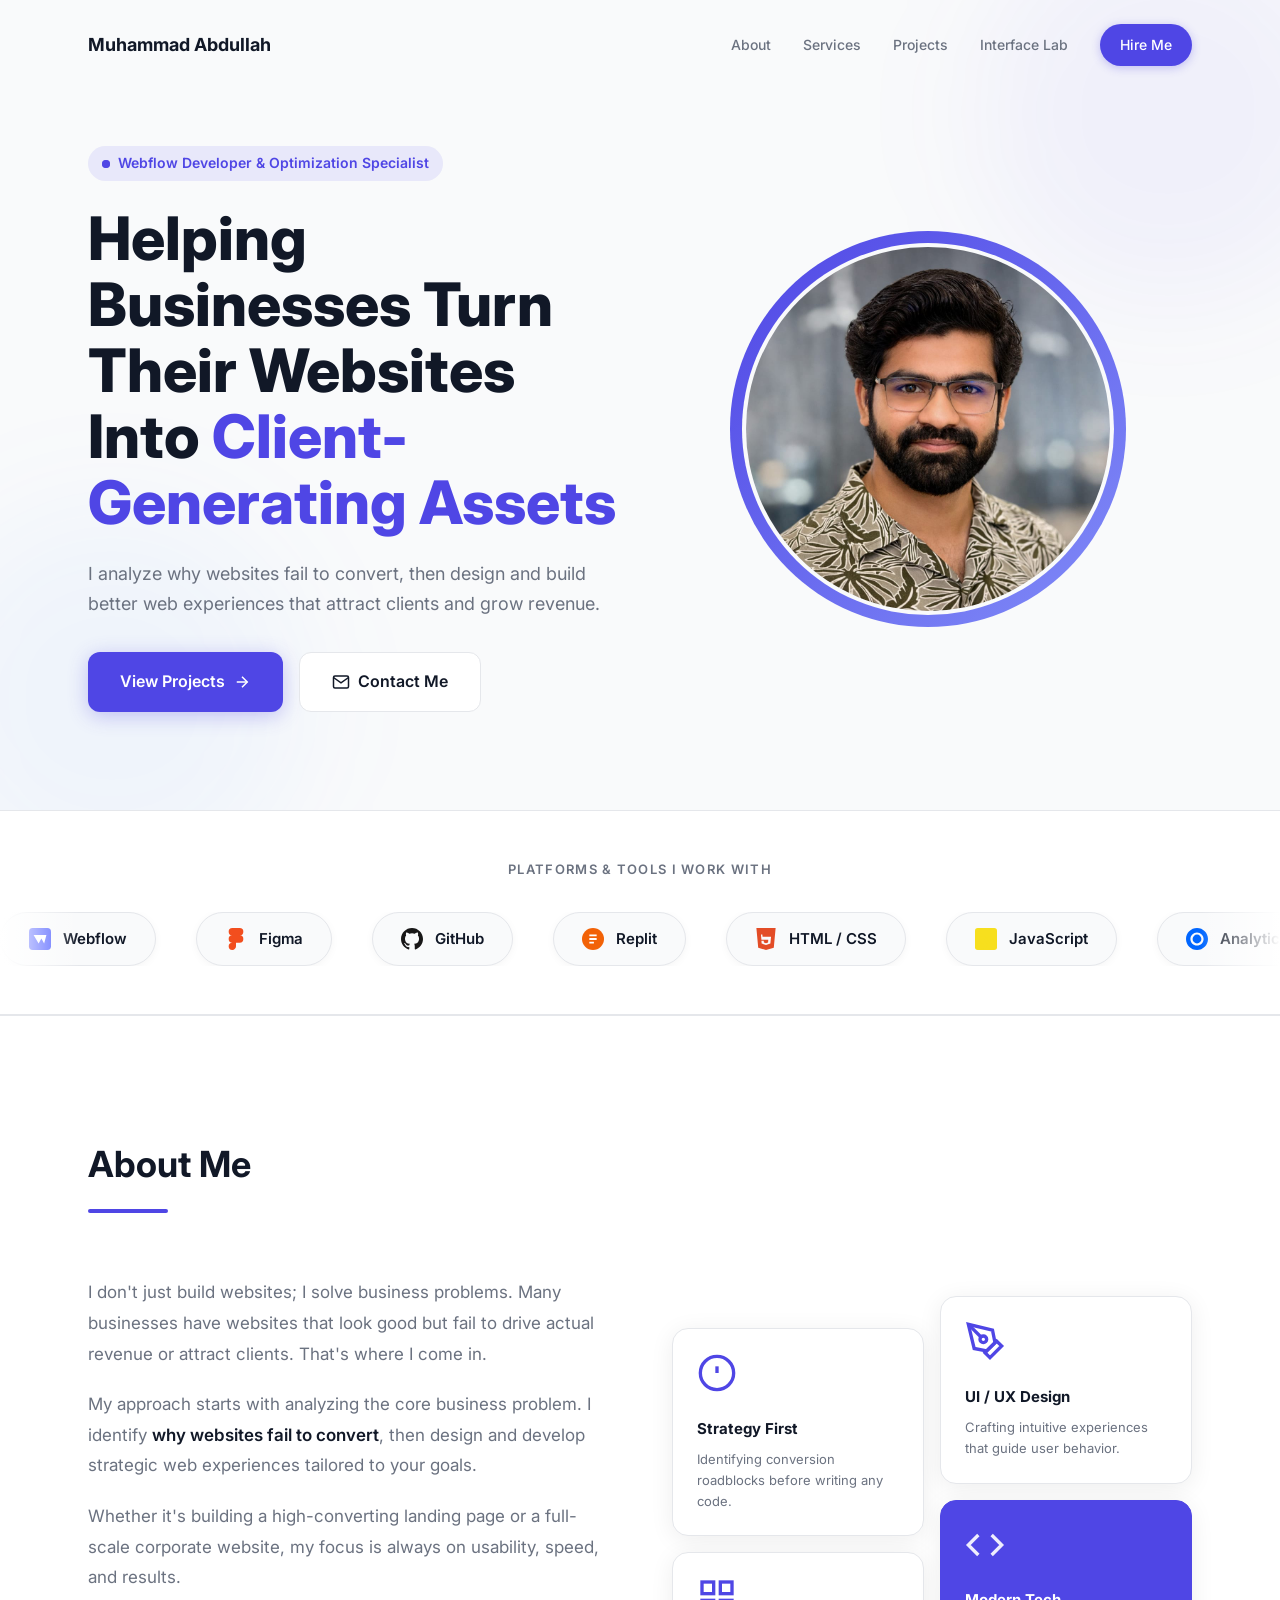
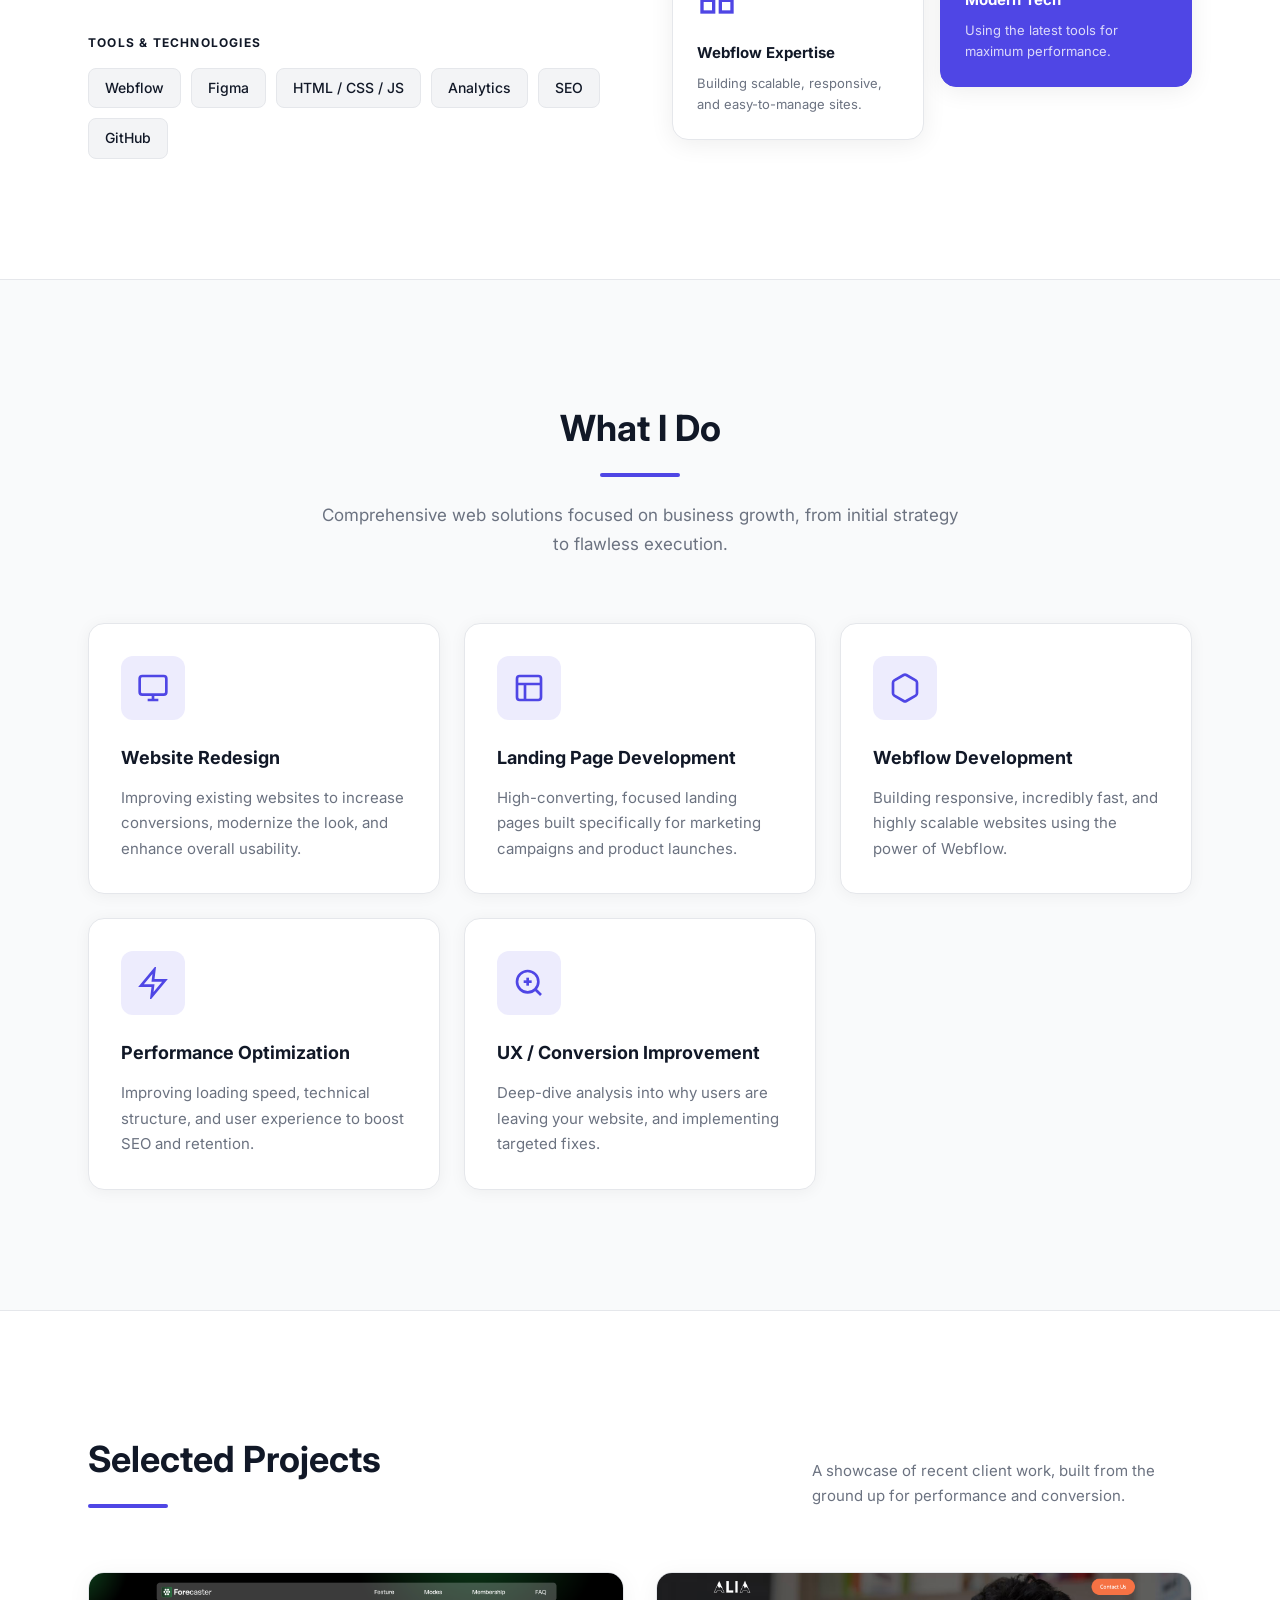
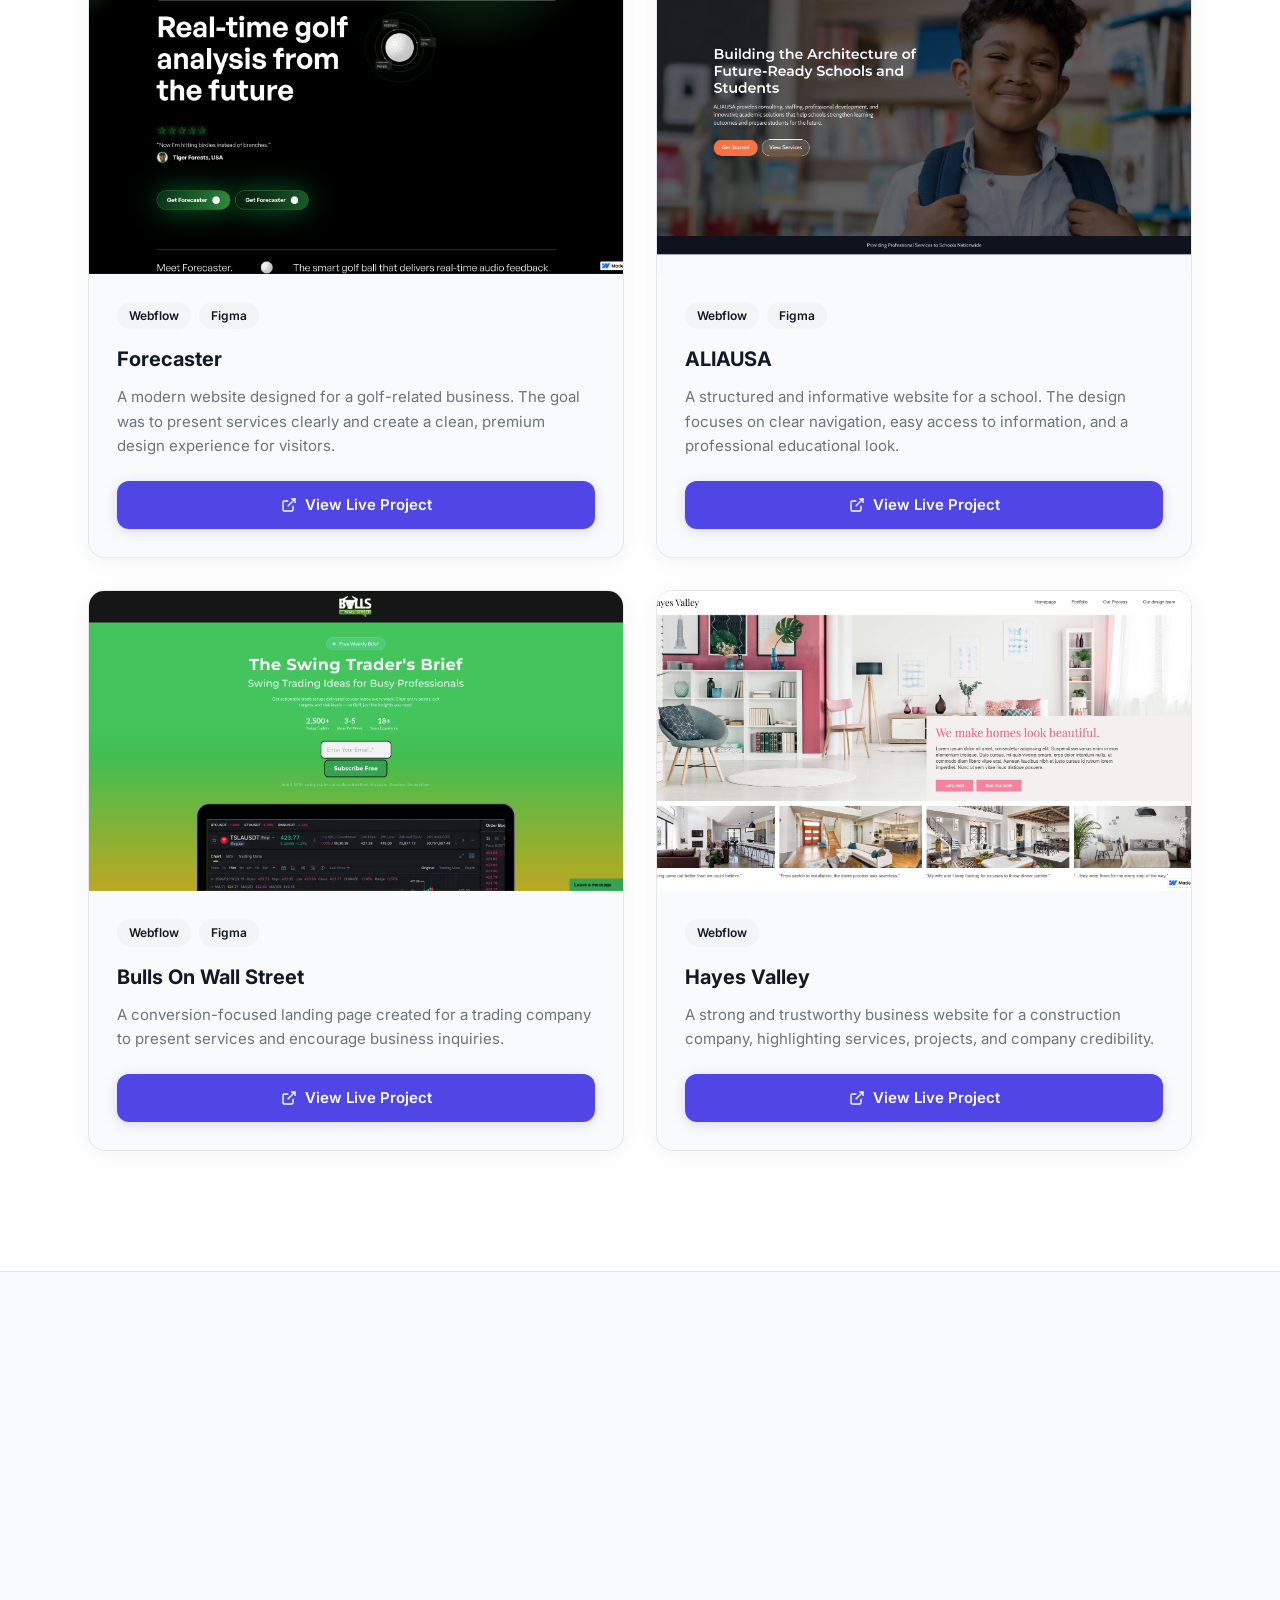
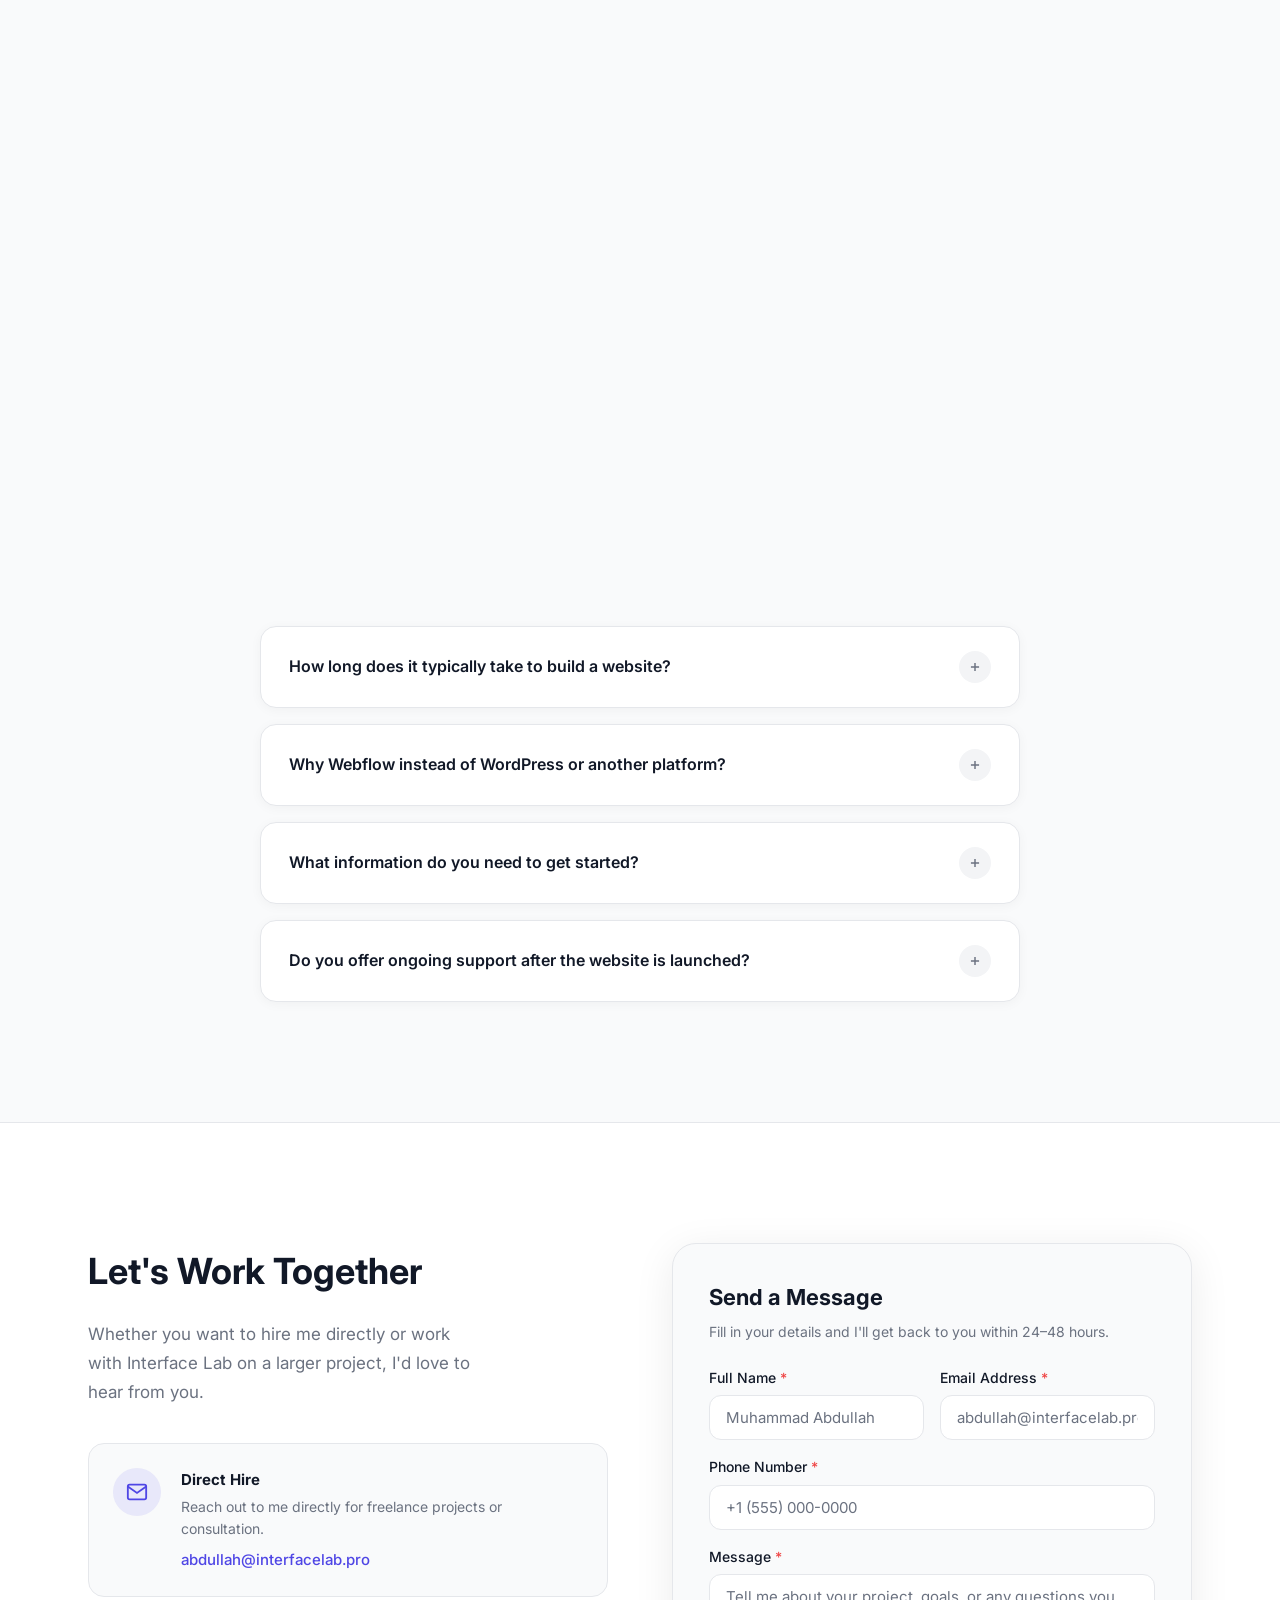
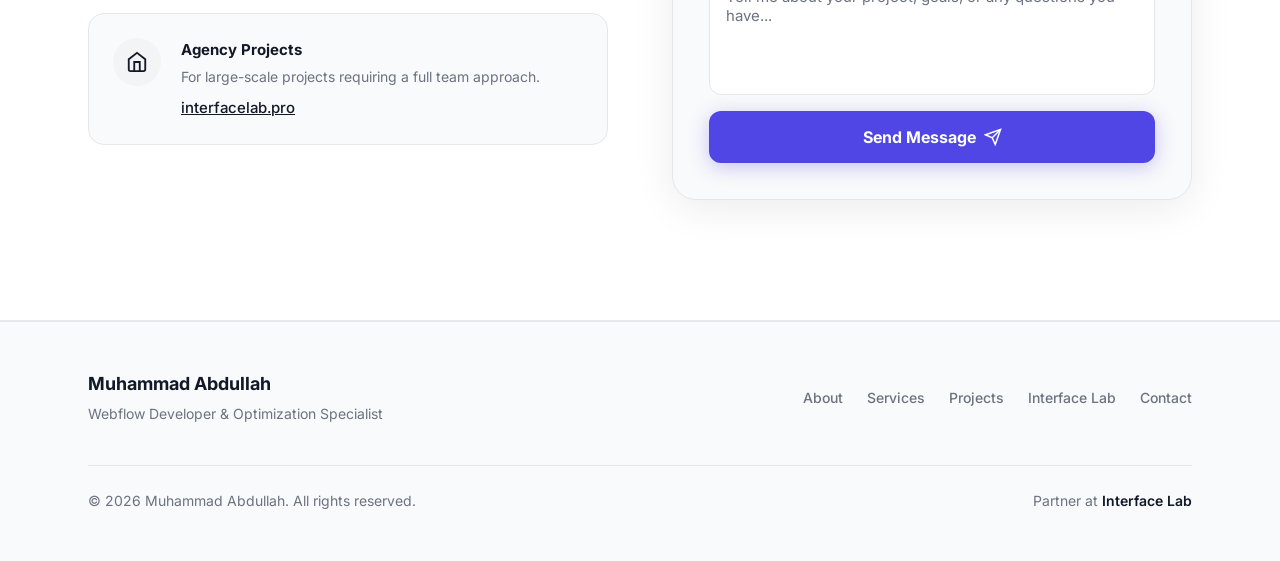
<file: index.html>
<!DOCTYPE html>
<html lang="en">
<head>
  <meta charset="UTF-8" />
  <meta name="viewport" content="width=device-width, initial-scale=1.0" />
  <title>Muhammad Abdullah — Webflow Developer & Website Optimization Specialist</title>
  <meta name="description" content="Muhammad Abdullah helps businesses turn their websites into client-generating assets. Webflow developer and website optimization specialist." />
  <link rel="preconnect" href="https://fonts.googleapis.com" />
  <link rel="preconnect" href="https://fonts.gstatic.com" crossorigin />
  <link href="https://fonts.googleapis.com/css2?family=Inter:wght@400;500;600;700;800&display=swap" rel="stylesheet" />
  <style>
    /* ─── Reset & Base ─────────────────────────────────────────── */
    *, *::before, *::after { box-sizing: border-box; margin: 0; padding: 0; }
    html { scroll-behavior: smooth; }
    body {
      font-family: 'Inter', sans-serif;
      background: #f9fafb;
      color: #111827;
      line-height: 1.6;
      -webkit-font-smoothing: antialiased;
    }
    a { text-decoration: none; color: inherit; }
    ul { list-style: none; }
    img { max-width: 100%; display: block; }

    /* ─── CSS Variables ─────────────────────────────────────────── */
    :root {
      --primary: #4f46e5;
      --primary-hover: #4338ca;
      --primary-light: rgba(79,70,229,0.1);
      --foreground: #111827;
      --muted: #6b7280;
      --border: #e5e7eb;
      --card: #ffffff;
      --background: #f9fafb;
      --secondary: #f3f4f6;
      --radius: 12px;
      --shadow: 0 4px 24px rgba(0,0,0,0.07);
      --shadow-lg: 0 8px 40px rgba(0,0,0,0.12);
    }

    /* ─── Utilities ─────────────────────────────────────────────── */
    .container { max-width: 1152px; margin: 0 auto; padding: 0 24px; }
    .section-py { padding: 80px 0; }
    @media (min-width: 1024px) { .section-py { padding: 120px 0; } }

    /* ─── Fade-in Animations ─────────────────────────────────────── */
    .fade-in {
      opacity: 0;
      transform: translateY(24px);
      transition: opacity 0.6s ease, transform 0.6s ease;
    }
    .fade-in.visible { opacity: 1; transform: translateY(0); }
    .fade-in-left {
      opacity: 0;
      transform: translateX(24px);
      transition: opacity 0.6s ease, transform 0.6s ease;
    }
    .fade-in-left.visible { opacity: 1; transform: translateX(0); }

    /* ─── Navbar ─────────────────────────────────────────────────── */
    #navbar {
      position: fixed;
      top: 0; left: 0; right: 0;
      z-index: 100;
      padding: 24px 0;
      transition: background 0.3s, box-shadow 0.3s, padding 0.3s;
    }
    #navbar.scrolled {
      background: rgba(249,250,251,0.88);
      backdrop-filter: blur(16px);
      -webkit-backdrop-filter: blur(16px);
      box-shadow: 0 1px 12px rgba(0,0,0,0.08);
      padding: 14px 0;
    }
    .nav-inner { display: flex; align-items: center; justify-content: space-between; }
    .nav-logo { font-size: 1.125rem; font-weight: 700; color: var(--foreground); transition: color 0.2s; }
    .nav-logo:hover { color: var(--primary); }
    .nav-links { display: flex; align-items: center; gap: 32px; }
    .nav-links a { font-size: 0.875rem; font-weight: 500; color: var(--muted); transition: color 0.2s; }
    .nav-links a:hover { color: var(--foreground); }
    .btn-hire {
      padding: 10px 20px;
      border-radius: 999px;
      background: var(--primary);
      color: #fff !important;
      font-size: 0.875rem;
      font-weight: 600;
      transition: background 0.2s, transform 0.2s, box-shadow 0.2s;
      box-shadow: 0 2px 10px rgba(79,70,229,0.3);
    }
    .btn-hire:hover { background: var(--primary-hover) !important; transform: translateY(-1px); box-shadow: 0 4px 16px rgba(79,70,229,0.35); }
    .mobile-toggle { display: none; background: none; border: none; cursor: pointer; padding: 8px; color: var(--foreground); }
    .mobile-nav { display: none; background: var(--card); border-bottom: 1px solid var(--border); padding: 16px 24px 24px; }
    .mobile-nav.open { display: block; }
    .mobile-nav ul { display: flex; flex-direction: column; gap: 16px; }
    .mobile-nav a { font-size: 1rem; font-weight: 500; color: var(--foreground); display: block; padding: 4px 0; }
    .btn-hire-mobile { display: block; text-align: center; margin-top: 8px; padding: 12px 20px; border-radius: 999px; background: var(--primary); color: #fff !important; font-weight: 600; }
    @media (max-width: 767px) {
      .nav-links { display: none; }
      .mobile-toggle { display: block; }
    }

    /* ─── Hero ───────────────────────────────────────────────────── */
    #hero {
      position: relative;
      min-height: 90vh;
      display: flex;
      align-items: center;
      padding: 128px 0 80px;
      overflow: hidden;
    }
    .hero-blob-1 {
      position: absolute; top: -80px; right: -80px;
      width: 384px; height: 384px;
      border-radius: 50%;
      background: rgba(79,70,229,0.05);
      filter: blur(60px);
      pointer-events: none;
    }
    .hero-blob-2 {
      position: absolute; bottom: -80px; left: -80px;
      width: 384px; height: 384px;
      border-radius: 50%;
      background: rgba(59,130,246,0.05);
      filter: blur(60px);
      pointer-events: none;
    }
    .hero-grid { display: grid; grid-template-columns: 1fr; gap: 48px; align-items: center; position: relative; z-index: 1; }
    @media (min-width: 1024px) { .hero-grid { grid-template-columns: 1fr 1fr; } }
    .hero-badge {
      display: inline-flex; align-items: center; gap: 8px;
      padding: 6px 14px; border-radius: 999px;
      background: var(--primary-light); color: var(--primary);
      font-size: 0.875rem; font-weight: 600; margin-bottom: 24px;
    }
    .badge-dot { position: relative; width: 8px; height: 8px; flex-shrink: 0; }
    .badge-dot-ring {
      position: absolute; inset: 0;
      border-radius: 50%; background: var(--primary);
      opacity: 0.75; animation: ping 1.5s cubic-bezier(0,0,0.2,1) infinite;
    }
    .badge-dot-core { position: absolute; inset: 0; border-radius: 50%; background: var(--primary); }
    @keyframes ping { 75%, 100% { transform: scale(2); opacity: 0; } }
    .hero-title { font-size: clamp(2rem, 5vw, 3.75rem); font-weight: 800; line-height: 1.1; margin-bottom: 24px; }
    .hero-title span { color: var(--primary); }
    .hero-sub { font-size: 1.125rem; color: var(--muted); margin-bottom: 32px; max-width: 520px; line-height: 1.7; }
    .hero-btns { display: flex; flex-wrap: wrap; gap: 16px; }
    .btn-primary {
      display: inline-flex; align-items: center; gap: 8px;
      padding: 16px 32px; border-radius: var(--radius);
      background: var(--primary); color: #fff;
      font-weight: 600; font-size: 1rem;
      box-shadow: 0 4px 20px rgba(79,70,229,0.3);
      transition: background 0.2s, transform 0.2s, box-shadow 0.2s;
    }
    .btn-primary:hover { background: var(--primary-hover); transform: translateY(-3px); box-shadow: 0 8px 28px rgba(79,70,229,0.35); }
    .btn-outline {
      display: inline-flex; align-items: center; gap: 8px;
      padding: 16px 32px; border-radius: var(--radius);
      background: var(--card); color: var(--foreground);
      font-weight: 600; font-size: 1rem;
      border: 1px solid var(--border);
      transition: background 0.2s, transform 0.2s;
    }
    .btn-outline:hover { background: var(--secondary); transform: translateY(-3px); }
    .hero-img-col { display: none; }
    @media (min-width: 1024px) { .hero-img-col { display: flex; align-items: center; justify-content: center; } }
    .hero-photo-wrap {
      position: relative; width: 380px; height: 380px;
    }
    .hero-photo-wrap::before {
      content: '';
      position: absolute; inset: -8px;
      border-radius: 50%;
      background: linear-gradient(135deg, var(--primary), #818cf8);
      z-index: 0;
    }
    .hero-photo-wrap::after {
      content: '';
      position: absolute; inset: 4px;
      border-radius: 50%;
      background: var(--background);
      z-index: 1;
    }
    .hero-photo {
      position: absolute; inset: 8px;
      border-radius: 50%;
      object-fit: cover;
      object-position: center top;
      z-index: 2;
      width: calc(100% - 16px);
      height: calc(100% - 16px);
    }

    /* ─── Section headings ───────────────────────────────────────── */
    .section-heading { font-size: clamp(1.75rem, 3vw, 2.25rem); font-weight: 700; }
    .heading-accent { width: 80px; height: 4px; background: var(--primary); border-radius: 99px; margin-top: 16px; }
    .heading-accent.center { margin-left: auto; margin-right: auto; }

    /* ─── About ───────────────────────────────────────────────────── */
    #about { background: var(--card); border-top: 1px solid var(--border); border-bottom: 1px solid var(--border); }
    .about-grid { display: grid; grid-template-columns: 1fr; gap: 64px; align-items: center; margin-top: 64px; }
    @media (min-width: 1024px) { .about-grid { grid-template-columns: 1fr 1fr; } }
    .about-text p { font-size: 1.0625rem; color: var(--muted); line-height: 1.8; margin-bottom: 20px; }
    .about-text strong { color: var(--foreground); font-weight: 600; }
    .tools-label { font-size: 0.75rem; font-weight: 700; text-transform: uppercase; letter-spacing: 0.1em; color: var(--foreground); margin-top: 40px; margin-bottom: 16px; }
    .tools-list { display: flex; flex-wrap: wrap; gap: 10px; }
    .tool-badge {
      padding: 8px 16px; background: var(--secondary);
      border: 1px solid var(--border); border-radius: 8px;
      font-size: 0.875rem; font-weight: 500; color: var(--foreground);
    }
    .about-cards { display: grid; grid-template-columns: 1fr 1fr; gap: 16px; }
    .about-card {
      padding: 24px; background: var(--card);
      border: 1px solid var(--border); border-radius: 16px;
      box-shadow: var(--shadow);
      transition: box-shadow 0.3s, transform 0.3s;
    }
    .about-card:hover { box-shadow: var(--shadow-lg); transform: translateY(-2px); }
    .about-card.primary-card { background: var(--primary); border-color: var(--primary); color: #fff; }
    .col-top { display: flex; flex-direction: column; gap: 16px; padding-top: 32px; }
    .col-normal { display: flex; flex-direction: column; gap: 16px; }
    .card-icon { width: 40px; height: 40px; color: var(--primary); margin-bottom: 16px; }
    .about-card.primary-card .card-icon { color: rgba(255,255,255,0.9); }
    .about-card h4 { font-weight: 700; margin-bottom: 8px; font-size: 0.9375rem; }
    .about-card p { font-size: 0.8125rem; color: var(--muted); line-height: 1.6; margin: 0; }
    .about-card.primary-card p { color: rgba(255,255,255,0.8); }

    /* ─── Services ───────────────────────────────────────────────── */
    #services { background: var(--background); }
    .services-header { text-align: center; margin-bottom: 64px; }
    .services-sub { font-size: 1.0625rem; color: var(--muted); max-width: 640px; margin: 24px auto 0; line-height: 1.7; }
    .services-grid { display: grid; gap: 24px; grid-template-columns: 1fr; }
    @media (min-width: 768px) { .services-grid { grid-template-columns: 1fr 1fr; } }
    @media (min-width: 1024px) { .services-grid { grid-template-columns: 1fr 1fr 1fr; } }
    .service-card {
      padding: 32px; background: var(--card);
      border: 1px solid var(--border); border-radius: 16px;
      box-shadow: 0 2px 16px rgba(0,0,0,0.05);
      transition: box-shadow 0.3s, transform 0.3s;
    }
    .service-card:hover { box-shadow: var(--shadow-lg); transform: translateY(-4px); }
    .service-icon {
      width: 64px; height: 64px;
      background: var(--primary-light); color: var(--primary);
      border-radius: 12px; display: flex; align-items: center; justify-content: center;
      margin-bottom: 24px;
      transition: background 0.3s, color 0.3s, transform 0.3s;
    }
    .service-card:hover .service-icon { background: var(--primary); color: #fff; transform: scale(1.08); }
    .service-card h3 { font-size: 1.125rem; font-weight: 700; margin-bottom: 12px; }
    .service-card p { font-size: 0.9375rem; color: var(--muted); line-height: 1.7; margin: 0; }

    /* ─── Projects ───────────────────────────────────────────────── */
    #projects { background: var(--card); border-top: 1px solid var(--border); border-bottom: 1px solid var(--border); }
    .projects-header { display: flex; flex-direction: column; gap: 16px; margin-bottom: 64px; }
    @media (min-width: 768px) { .projects-header { flex-direction: row; align-items: flex-end; justify-content: space-between; } }
    .projects-sub { font-size: 0.9375rem; color: var(--muted); max-width: 380px; line-height: 1.65; }
    .projects-grid { display: grid; gap: 32px; grid-template-columns: 1fr; }
    @media (min-width: 768px) { .projects-grid { grid-template-columns: 1fr 1fr; } }
    .project-card {
      background: var(--background); border: 1px solid var(--border);
      border-radius: 16px; overflow: hidden;
      box-shadow: 0 4px 24px rgba(0,0,0,0.05);
      transition: box-shadow 0.4s, transform 0.4s;
      display: flex; flex-direction: column;
    }
    .project-card:hover { box-shadow: var(--shadow-lg); transform: translateY(-4px); }
    .project-img-wrap { position: relative; overflow: hidden; aspect-ratio: 16/9; }
    .project-img-wrap img { width: 100%; height: 100%; object-fit: cover; object-position: top; transition: transform 0.6s ease; }
    .project-card:hover .project-img-wrap img { transform: scale(1.04); }
    .project-body { padding: 28px; flex: 1; display: flex; flex-direction: column; }
    .project-tools { display: flex; flex-wrap: wrap; gap: 8px; margin-bottom: 14px; }
    .project-tool {
      font-size: 0.75rem; font-weight: 600;
      padding: 4px 12px; border-radius: 999px;
      background: var(--secondary); color: var(--foreground);
    }
    .project-card h3 { font-size: 1.25rem; font-weight: 700; margin-bottom: 10px; transition: color 0.2s; }
    .project-card:hover h3 { color: var(--primary); }
    .project-card > .project-body > p { font-size: 0.9375rem; color: var(--muted); line-height: 1.65; flex: 1; margin-bottom: 22px; }
    .btn-view {
      display: flex; align-items: center; justify-content: center; gap: 8px;
      padding: 12px 24px; border-radius: 12px;
      background: var(--primary); color: #fff;
      font-weight: 600; font-size: 0.9375rem;
      box-shadow: 0 2px 12px rgba(79,70,229,0.2);
      transition: background 0.2s, transform 0.2s, box-shadow 0.2s;
    }
    .btn-view:hover { background: var(--primary-hover); transform: translateY(-2px); box-shadow: 0 4px 18px rgba(79,70,229,0.3); }

    /* ─── Interface Lab ──────────────────────────────────────────── */
    #interface-lab { background: var(--background); }
    .ilab-card {
      background: var(--card); border: 1px solid var(--border);
      border-radius: 24px; padding: 48px;
      box-shadow: 0 8px 48px rgba(0,0,0,0.08);
      display: flex; flex-direction: column; gap: 40px; align-items: center;
    }
    @media (min-width: 768px) { .ilab-card { flex-direction: row; } }
    .ilab-icon-wrap {
      flex-shrink: 0; width: 96px; height: 96px;
      background: var(--primary-light); border-radius: 16px;
      display: flex; align-items: center; justify-content: center;
    }
    @media (min-width: 1024px) { .ilab-icon-wrap { width: 128px; height: 128px; } }
    .ilab-content { text-align: center; flex: 1; }
    @media (min-width: 768px) { .ilab-content { text-align: left; } }
    .ilab-content h2 { font-size: clamp(1.5rem, 2.5vw, 1.875rem); font-weight: 700; margin-bottom: 16px; }
    .ilab-content > p { font-size: 1rem; color: var(--muted); max-width: 600px; line-height: 1.75; margin-bottom: 24px; }
    .ilab-badges { display: flex; flex-wrap: wrap; gap: 24px; justify-content: center; margin-bottom: 32px; }
    @media (min-width: 768px) { .ilab-badges { justify-content: flex-start; } }
    .ilab-badge { display: flex; align-items: center; gap: 8px; font-size: 0.875rem; font-weight: 600; color: var(--foreground); }
    .ilab-dot { width: 8px; height: 8px; border-radius: 50%; background: var(--primary); flex-shrink: 0; }
    .btn-dark {
      display: inline-flex; align-items: center; gap: 8px;
      padding: 16px 32px; border-radius: 12px;
      background: var(--foreground); color: #fff;
      font-weight: 600; font-size: 1rem;
      box-shadow: 0 4px 20px rgba(0,0,0,0.2);
      transition: background 0.2s, transform 0.2s;
    }
    .btn-dark:hover { background: #1f2937; transform: translateY(-2px); }

    /* ─── Contact ────────────────────────────────────────────────── */
    #contact { background: var(--card); border-top: 1px solid var(--border); border-bottom: 1px solid var(--border); }
    .contact-grid { display: grid; grid-template-columns: 1fr; gap: 64px; }
    @media (min-width: 1024px) { .contact-grid { grid-template-columns: 1fr 1fr; } }
    .contact-info h2 { font-size: clamp(1.75rem, 3vw, 2.25rem); font-weight: 700; margin-bottom: 20px; }
    .contact-info > p { font-size: 1.0625rem; color: var(--muted); max-width: 400px; margin-bottom: 36px; line-height: 1.7; }
    .contact-card {
      display: flex; align-items: flex-start; gap: 20px;
      padding: 24px; background: var(--background);
      border: 1px solid var(--border); border-radius: 16px;
      margin-bottom: 16px;
      transition: border-color 0.2s, box-shadow 0.2s;
    }
    .contact-card:hover { box-shadow: 0 4px 20px rgba(0,0,0,0.07); }
    .contact-card.primary-hover:hover { border-color: var(--primary); }
    .contact-card.dark-hover:hover { border-color: var(--foreground); }
    .cicon {
      flex-shrink: 0; width: 48px; height: 48px;
      border-radius: 50%; display: flex; align-items: center; justify-content: center;
      transition: background 0.2s, color 0.2s;
    }
    .cicon-primary { background: var(--primary-light); color: var(--primary); }
    .contact-card.primary-hover:hover .cicon-primary { background: var(--primary); color: #fff; }
    .cicon-dark { background: var(--secondary); color: var(--foreground); }
    .contact-card.dark-hover:hover .cicon-dark { background: var(--foreground); color: #fff; }
    .contact-card h3 { font-weight: 700; margin-bottom: 4px; font-size: 0.9375rem; }
    .contact-card p { font-size: 0.875rem; color: var(--muted); margin-bottom: 6px; }
    .contact-link-primary { color: var(--primary); font-weight: 500; font-size: 0.9375rem; }
    .contact-link-dark { color: var(--foreground); font-weight: 500; text-decoration: underline; font-size: 0.9375rem; }

    /* Form */
    .form-box {
      background: var(--background); border: 1px solid var(--border);
      border-radius: 24px; padding: 36px;
      box-shadow: 0 8px 40px rgba(0,0,0,0.08);
    }
    .form-box h3 { font-size: 1.375rem; font-weight: 700; margin-bottom: 6px; }
    .form-box > div > p { font-size: 0.875rem; color: var(--muted); margin-bottom: 24px; }
    .form-row { display: grid; grid-template-columns: 1fr; gap: 16px; margin-bottom: 16px; }
    @media (min-width: 600px) { .form-row { grid-template-columns: 1fr 1fr; } }
    .form-group { display: flex; flex-direction: column; gap: 6px; margin-bottom: 16px; }
    .form-row .form-group { margin-bottom: 0; }
    label { font-size: 0.875rem; font-weight: 500; color: var(--foreground); }
    label .opt { color: var(--muted); font-weight: 400; }
    label .req { color: #ef4444; }
    input, select, textarea {
      width: 100%; padding: 12px 16px;
      border: 1px solid var(--border); border-radius: 12px;
      background: var(--card); color: var(--foreground);
      font-family: 'Inter', sans-serif; font-size: 0.9375rem;
      transition: border-color 0.2s, box-shadow 0.2s;
      outline: none;
      -webkit-appearance: none; appearance: none;
    }
    input::placeholder, textarea::placeholder { color: var(--muted); }
    input:focus, select:focus, textarea:focus {
      border-color: var(--primary);
      box-shadow: 0 0 0 4px rgba(79,70,229,0.1);
    }
    textarea { resize: none; }
    .select-wrap { position: relative; }
    .select-wrap::after {
      content: '';
      position: absolute; right: 14px; top: 50%; transform: translateY(-50%);
      width: 0; height: 0;
      border-left: 5px solid transparent;
      border-right: 5px solid transparent;
      border-top: 6px solid var(--muted);
      pointer-events: none;
    }
    .field-error { font-size: 0.75rem; color: #ef4444; margin-top: 4px; display: none; }
    .field-error.show { display: block; }
    .btn-submit {
      width: 100%; padding: 16px; border-radius: 12px;
      background: var(--primary); color: #fff;
      font-family: 'Inter', sans-serif; font-size: 1rem; font-weight: 700;
      border: none; cursor: pointer;
      display: flex; align-items: center; justify-content: center; gap: 8px;
      box-shadow: 0 4px 20px rgba(79,70,229,0.3);
      transition: background 0.2s, transform 0.2s, box-shadow 0.2s;
      margin-top: 8px;
    }
    .btn-submit:hover { background: var(--primary-hover); transform: translateY(-2px); box-shadow: 0 6px 24px rgba(79,70,229,0.35); }
    .btn-submit:disabled { opacity: 0.7; cursor: not-allowed; transform: none; }
    .form-success {
      display: none; flex-direction: column; align-items: center;
      text-align: center; padding: 48px 24px; gap: 20px;
    }
    .form-success.show { display: flex; }
    .success-icon {
      width: 64px; height: 64px; border-radius: 50%;
      background: var(--primary-light); color: var(--primary);
      display: flex; align-items: center; justify-content: center;
    }
    .form-success h3 { font-size: 1.375rem; font-weight: 700; }
    .form-success p { font-size: 0.9375rem; color: var(--muted); max-width: 360px; line-height: 1.7; }
    .btn-again { font-size: 0.875rem; color: var(--primary); font-weight: 500; background: none; border: none; cursor: pointer; }
    .btn-again:hover { text-decoration: underline; }
    .spinner {
      width: 20px; height: 20px;
      border: 2px solid rgba(255,255,255,0.3);
      border-top-color: #fff;
      border-radius: 50%;
      animation: spin 0.7s linear infinite;
    }
    @keyframes spin { to { transform: rotate(360deg); } }

    /* ─── Platform Slider ───────────────────────────────────────── */
    #platforms { background: var(--card); border-top: 1px solid var(--border); border-bottom: 1px solid var(--border); padding: 48px 0; overflow: hidden; }
    .platforms-label { text-align: center; font-size: 0.8125rem; font-weight: 600; text-transform: uppercase; letter-spacing: 0.1em; color: var(--muted); margin-bottom: 32px; }
    .slider-track-wrap { overflow: hidden; position: relative; }
    .slider-track-wrap::before,
    .slider-track-wrap::after {
      content: ''; position: absolute; top: 0; bottom: 0; width: 80px; z-index: 2; pointer-events: none;
    }
    .slider-track-wrap::before { left: 0; background: linear-gradient(to right, var(--card), transparent); }
    .slider-track-wrap::after  { right: 0; background: linear-gradient(to left, var(--card), transparent); }
    .slider-track {
      display: flex; gap: 40px; width: max-content;
      animation: slide 22s linear infinite;
    }
    .slider-track:hover { animation-play-state: paused; }
    @keyframes slide { from { transform: translateX(0); } to { transform: translateX(-50%); } }
    .platform-pill {
      display: flex; align-items: center; gap: 12px;
      padding: 14px 28px; border-radius: 999px;
      background: var(--background); border: 1px solid var(--border);
      white-space: nowrap;
      font-size: 0.9375rem; font-weight: 600; color: var(--foreground);
      box-shadow: 0 2px 8px rgba(0,0,0,0.04);
      transition: border-color 0.2s, box-shadow 0.2s, transform 0.2s;
    }
    .platform-pill:hover { border-color: var(--primary); box-shadow: 0 4px 16px rgba(79,70,229,0.12); transform: translateY(-2px); }
    .platform-pill svg { flex-shrink: 0; }

    /* ─── FAQ ────────────────────────────────────────────────────── */
    #faq { background: var(--background); }
    .faq-header { text-align: center; margin-bottom: 56px; }
    .faq-sub { font-size: 1.0625rem; color: var(--muted); max-width: 520px; margin: 20px auto 0; line-height: 1.7; }
    .faq-list { max-width: 760px; margin: 0 auto; display: flex; flex-direction: column; gap: 16px; }
    .faq-item {
      background: var(--card); border: 1px solid var(--border);
      border-radius: 16px; overflow: hidden;
      box-shadow: 0 2px 12px rgba(0,0,0,0.04);
      transition: border-color 0.2s, box-shadow 0.2s;
    }
    .faq-item.open { border-color: var(--primary); box-shadow: 0 4px 20px rgba(79,70,229,0.1); }
    .faq-question {
      width: 100%; display: flex; align-items: center; justify-content: space-between; gap: 16px;
      padding: 24px 28px; background: none; border: none; cursor: pointer;
      text-align: left; font-family: 'Inter', sans-serif;
    }
    .faq-question span { font-size: 1rem; font-weight: 600; color: var(--foreground); line-height: 1.4; }
    .faq-icon {
      flex-shrink: 0; width: 32px; height: 32px; border-radius: 50%;
      background: var(--secondary); color: var(--muted);
      display: flex; align-items: center; justify-content: center;
      transition: background 0.2s, color 0.2s, transform 0.3s;
    }
    .faq-item.open .faq-icon { background: var(--primary); color: #fff; transform: rotate(45deg); }
    .faq-answer {
      max-height: 0; overflow: hidden;
      transition: max-height 0.35s ease, padding 0.3s ease;
      padding: 0 28px;
    }
    .faq-answer p { font-size: 0.9375rem; color: var(--muted); line-height: 1.75; padding-bottom: 24px; }
    .faq-item.open .faq-answer { max-height: 400px; }

    /* ─── Footer ─────────────────────────────────────────────────── */
    footer { background: var(--background); border-top: 1px solid var(--border); padding: 48px 0; }
    .footer-inner { display: flex; flex-direction: column; align-items: center; gap: 24px; }
    @media (min-width: 768px) { .footer-inner { flex-direction: row; justify-content: space-between; } }
    .footer-brand h3 { font-size: 1.125rem; font-weight: 700; }
    .footer-brand p { font-size: 0.875rem; color: var(--muted); margin-top: 4px; }
    .footer-nav { display: flex; flex-wrap: wrap; justify-content: center; gap: 24px; }
    .footer-nav a { font-size: 0.875rem; font-weight: 500; color: var(--muted); transition: color 0.2s; }
    .footer-nav a:hover { color: var(--primary); }
    .footer-bottom { margin-top: 40px; padding-top: 24px; border-top: 1px solid var(--border); display: flex; flex-direction: column; align-items: center; gap: 12px; }
    @media (min-width: 768px) { .footer-bottom { flex-direction: row; justify-content: space-between; } }
    .footer-bottom p { font-size: 0.875rem; color: var(--muted); }
    .footer-bottom a { color: var(--foreground); font-weight: 600; transition: color 0.2s; }
    .footer-bottom a:hover { color: var(--primary); }
  </style>
</head>
<body>

<!-- ══════════════════════ NAVBAR ══════════════════════ -->
<header id="navbar">
  <div class="container nav-inner">
    <a href="#" class="nav-logo">Muhammad Abdullah</a>
    <nav class="nav-links">
      <a href="#about">About</a>
      <a href="#services">Services</a>
      <a href="#projects">Projects</a>
      <a href="#interface-lab">Interface Lab</a>
      <a href="#contact" class="btn-hire">Hire Me</a>
    </nav>
    <button class="mobile-toggle" id="menuBtn" aria-label="Toggle menu">
      <svg id="iconMenu" width="24" height="24" fill="none" stroke="currentColor" stroke-width="2" viewBox="0 0 24 24">
        <line x1="3" y1="6" x2="21" y2="6"/><line x1="3" y1="12" x2="21" y2="12"/><line x1="3" y1="18" x2="21" y2="18"/>
      </svg>
      <svg id="iconClose" width="24" height="24" fill="none" stroke="currentColor" stroke-width="2" viewBox="0 0 24 24" style="display:none">
        <line x1="18" y1="6" x2="6" y2="18"/><line x1="6" y1="6" x2="18" y2="18"/>
      </svg>
    </button>
  </div>
  <div class="mobile-nav" id="mobileNav">
    <ul>
      <li><a href="#about" class="mobile-link">About</a></li>
      <li><a href="#services" class="mobile-link">Services</a></li>
      <li><a href="#projects" class="mobile-link">Projects</a></li>
      <li><a href="#interface-lab" class="mobile-link">Interface Lab</a></li>
      <li><a href="#contact" class="btn-hire-mobile mobile-link">Hire Me</a></li>
    </ul>
  </div>
</header>

<!-- ══════════════════════ HERO ══════════════════════ -->
<section id="hero">
  <div class="hero-blob-1"></div>
  <div class="hero-blob-2"></div>
  <div class="container">
    <div class="hero-grid">
      <div class="fade-in">
        <div class="hero-badge">
          <span class="badge-dot">
            <span class="badge-dot-ring"></span>
            <span class="badge-dot-core"></span>
          </span>
          Webflow Developer &amp; Optimization Specialist
        </div>
        <h1 class="hero-title">
          Helping Businesses Turn Their Websites Into <span>Client-Generating Assets</span>
        </h1>
        <p class="hero-sub">
          I analyze why websites fail to convert, then design and build better web experiences that attract clients and grow revenue.
        </p>
        <div class="hero-btns">
          <a href="#projects" class="btn-primary">
            View Projects
            <svg width="18" height="18" fill="none" stroke="currentColor" stroke-width="2" viewBox="0 0 24 24">
              <line x1="5" y1="12" x2="19" y2="12"/><polyline points="12 5 19 12 12 19"/>
            </svg>
          </a>
          <a href="#contact" class="btn-outline">
            <svg width="18" height="18" fill="none" stroke="currentColor" stroke-width="2" viewBox="0 0 24 24">
              <path d="M4 4h16c1.1 0 2 .9 2 2v12c0 1.1-.9 2-2 2H4c-1.1 0-2-.9-2-2V6c0-1.1.9-2 2-2z"/>
              <polyline points="22,6 12,13 2,6"/>
            </svg>
            Contact Me
          </a>
        </div>
      </div>
      <div class="hero-img-col fade-in-left">
        <div class="hero-photo-wrap">
          <img src="assets/profile.jpg" alt="Muhammad Abdullah" class="hero-photo" />
        </div>
      </div>
    </div>
  </div>
</section>

<!-- ══════════════════════ PLATFORM SLIDER ══════════════════════ -->
<section id="platforms">
  <p class="platforms-label">Platforms &amp; Tools I Work With</p>
  <div class="slider-track-wrap">
    <div class="slider-track" id="sliderTrack">
      <!-- Set 1 -->
      <div class="platform-pill">
        <svg width="22" height="22" viewBox="0 0 24 24" fill="none" xmlns="http://www.w3.org/2000/svg"><rect width="24" height="24" rx="4" fill="#4353FF"/><path d="M5 7.5h14L16.5 17l-3-5.5-3 5.5L5 7.5z" fill="white"/></svg>
        Webflow
      </div>
      <div class="platform-pill">
        <svg width="22" height="22" viewBox="0 0 24 24" fill="#f24e1e"><path d="M8 24c2.2 0 4-1.8 4-4v-4H8a4 4 0 000 8zM4 12a4 4 0 004 4h4v-8H8a4 4 0 00-4 4zM4 4a4 4 0 004 4h4V0H8a4 4 0 00-4 4zM12 0v8h4a4 4 0 000-8h-4zM16 8h-4v8h4a4 4 0 000-8z"/></svg>
        Figma
      </div>
      <div class="platform-pill">
        <svg width="22" height="22" viewBox="0 0 24 24" fill="#181717"><path d="M12 0C5.37 0 0 5.37 0 12c0 5.3 3.44 9.8 8.21 11.39.6.11.82-.26.82-.58v-2.03c-3.34.73-4.04-1.61-4.04-1.61-.55-1.39-1.34-1.76-1.34-1.76-1.09-.74.08-.73.08-.73 1.2.08 1.84 1.24 1.84 1.24 1.07 1.83 2.81 1.3 3.5.99.11-.78.42-1.3.76-1.6-2.67-.3-5.47-1.33-5.47-5.93 0-1.31.47-2.38 1.24-3.22-.12-.3-.54-1.52.12-3.18 0 0 1.01-.32 3.3 1.23a11.5 11.5 0 016 0c2.29-1.55 3.3-1.23 3.3-1.23.66 1.66.24 2.88.12 3.18.77.84 1.24 1.91 1.24 3.22 0 4.61-2.81 5.63-5.48 5.92.43.37.81 1.1.81 2.22v3.29c0 .32.22.7.82.58C20.56 21.8 24 17.3 24 12c0-6.63-5.37-12-12-12z"/></svg>
        GitHub
      </div>
      <div class="platform-pill">
        <svg width="22" height="22" viewBox="0 0 24 24" fill="#F26207"><circle cx="12" cy="12" r="12"/><path d="M8 7h8v2H8zm0 4h8v2H8zm0 4h5v2H8z" fill="#fff"/></svg>
        Replit
      </div>
      <div class="platform-pill">
        <svg width="22" height="22" viewBox="0 0 24 24" fill="#e34c26"><path d="M1.5 0L3.5 21.5 12 24l8.5-2.5L22.5 0zM18 7H8l.25 2.5H17.5l-.75 7.5L12 18.5l-4.75-1.5-.25-3H9.5l.25 1.75 2.25.75 2.25-.75.25-3H7L6.5 7H18z"/></svg>
        HTML / CSS
      </div>
      <div class="platform-pill">
        <svg width="22" height="22" viewBox="0 0 24 24" fill="#f7df1e"><rect width="24" height="24" rx="3" fill="#f7df1e"/><path d="M6 18.5c.6 1 1.4 1.7 2.8 1.7 1.2 0 2-.6 2-1.4 0-1-.8-1.3-2-1.9l-.7-.3c-2-.85-3.3-1.9-3.3-4.15C4.8 10.3 6.4 9 8.7 9c1.6 0 2.7.55 3.5 2l-1.9 1.2c-.4-.75-1-.85-1.6-.85-.75 0-1.2.47-1.2 1.05 0 .73.45 1.03 1.5 1.47l.7.3c2.3 1 3.65 2 3.65 4.3 0 2.45-1.9 3.8-4.5 3.8-2.5 0-4.1-1.2-4.9-2.77zm9.5.2c.7 1.2 1.6 2.1 3.3 2.1 1.4 0 2.3-.7 2.3-1.65 0-1.14-.9-1.54-2.4-2.2l-.85-.36c-2.4-1.02-4-2.06-4-4.45C13.85 9.9 15.6 9 17.6 9c1.7 0 2.9.6 3.7 2.15l-2 1.27c-.45-.8-.93-1.1-1.7-1.1-.77 0-1.26.48-1.26 1.1 0 .78.5 1.1 1.6 1.55l.85.36c2.8 1.2 4.4 2.2 4.4 4.7 0 2.67-2.1 4-4.9 4-2.74 0-4.5-1.3-5.36-3.02z"/></svg>
        JavaScript
      </div>
      <div class="platform-pill">
        <svg width="22" height="22" viewBox="0 0 24 24" fill="#0066FF"><path d="M12 0C5.37 0 0 5.37 0 12s5.37 12 12 12 12-5.37 12-12S18.63 0 12 0zm0 4.8c3.98 0 7.2 3.22 7.2 7.2S15.98 19.2 12 19.2 4.8 15.98 4.8 12 8.02 4.8 12 4.8zm0 2.4a4.8 4.8 0 100 9.6 4.8 4.8 0 000-9.6z"/></svg>
        Analytics
      </div>
      <!-- Set 2 — exact duplicate for infinite loop -->
      <div class="platform-pill">
        <svg width="22" height="22" viewBox="0 0 24 24" fill="none" xmlns="http://www.w3.org/2000/svg"><rect width="24" height="24" rx="4" fill="#4353FF"/><path d="M5 7.5h14L16.5 17l-3-5.5-3 5.5L5 7.5z" fill="white"/></svg>
        Webflow
      </div>
      <div class="platform-pill">
        <svg width="22" height="22" viewBox="0 0 24 24" fill="#f24e1e"><path d="M8 24c2.2 0 4-1.8 4-4v-4H8a4 4 0 000 8zM4 12a4 4 0 004 4h4v-8H8a4 4 0 00-4 4zM4 4a4 4 0 004 4h4V0H8a4 4 0 00-4 4zM12 0v8h4a4 4 0 000-8h-4zM16 8h-4v8h4a4 4 0 000-8z"/></svg>
        Figma
      </div>
      <div class="platform-pill">
        <svg width="22" height="22" viewBox="0 0 24 24" fill="#181717"><path d="M12 0C5.37 0 0 5.37 0 12c0 5.3 3.44 9.8 8.21 11.39.6.11.82-.26.82-.58v-2.03c-3.34.73-4.04-1.61-4.04-1.61-.55-1.39-1.34-1.76-1.34-1.76-1.09-.74.08-.73.08-.73 1.2.08 1.84 1.24 1.84 1.24 1.07 1.83 2.81 1.3 3.5.99.11-.78.42-1.3.76-1.6-2.67-.3-5.47-1.33-5.47-5.93 0-1.31.47-2.38 1.24-3.22-.12-.3-.54-1.52.12-3.18 0 0 1.01-.32 3.3 1.23a11.5 11.5 0 016 0c2.29-1.55 3.3-1.23 3.3-1.23.66 1.66.24 2.88.12 3.18.77.84 1.24 1.91 1.24 3.22 0 4.61-2.81 5.63-5.48 5.92.43.37.81 1.1.81 2.22v3.29c0 .32.22.7.82.58C20.56 21.8 24 17.3 24 12c0-6.63-5.37-12-12-12z"/></svg>
        GitHub
      </div>
      <div class="platform-pill">
        <svg width="22" height="22" viewBox="0 0 24 24" fill="#F26207"><circle cx="12" cy="12" r="12"/><path d="M8 7h8v2H8zm0 4h8v2H8zm0 4h5v2H8z" fill="#fff"/></svg>
        Replit
      </div>
      <div class="platform-pill">
        <svg width="22" height="22" viewBox="0 0 24 24" fill="#e34c26"><path d="M1.5 0L3.5 21.5 12 24l8.5-2.5L22.5 0zM18 7H8l.25 2.5H17.5l-.75 7.5L12 18.5l-4.75-1.5-.25-3H9.5l.25 1.75 2.25.75 2.25-.75.25-3H7L6.5 7H18z"/></svg>
        HTML / CSS
      </div>
      <div class="platform-pill">
        <svg width="22" height="22" viewBox="0 0 24 24" fill="#f7df1e"><rect width="24" height="24" rx="3" fill="#f7df1e"/><path d="M6 18.5c.6 1 1.4 1.7 2.8 1.7 1.2 0 2-.6 2-1.4 0-1-.8-1.3-2-1.9l-.7-.3c-2-.85-3.3-1.9-3.3-4.15C4.8 10.3 6.4 9 8.7 9c1.6 0 2.7.55 3.5 2l-1.9 1.2c-.4-.75-1-.85-1.6-.85-.75 0-1.2.47-1.2 1.05 0 .73.45 1.03 1.5 1.47l.7.3c2.3 1 3.65 2 3.65 4.3 0 2.45-1.9 3.8-4.5 3.8-2.5 0-4.1-1.2-4.9-2.77zm9.5.2c.7 1.2 1.6 2.1 3.3 2.1 1.4 0 2.3-.7 2.3-1.65 0-1.14-.9-1.54-2.4-2.2l-.85-.36c-2.4-1.02-4-2.06-4-4.45C13.85 9.9 15.6 9 17.6 9c1.7 0 2.9.6 3.7 2.15l-2 1.27c-.45-.8-.93-1.1-1.7-1.1-.77 0-1.26.48-1.26 1.1 0 .78.5 1.1 1.6 1.55l.85.36c2.8 1.2 4.4 2.2 4.4 4.7 0 2.67-2.1 4-4.9 4-2.74 0-4.5-1.3-5.36-3.02z"/></svg>
        JavaScript
      </div>
      <div class="platform-pill">
        <svg width="22" height="22" viewBox="0 0 24 24" fill="#0066FF"><path d="M12 0C5.37 0 0 5.37 0 12s5.37 12 12 12 12-5.37 12-12S18.63 0 12 0zm0 4.8c3.98 0 7.2 3.22 7.2 7.2S15.98 19.2 12 19.2 4.8 15.98 4.8 12 8.02 4.8 12 4.8zm0 2.4a4.8 4.8 0 100 9.6 4.8 4.8 0 000-9.6z"/></svg>
        Analytics
      </div>
    </div>
  </div>
</section>

<!-- ══════════════════════ ABOUT ══════════════════════ -->
<section id="about" class="section-py">
  <div class="container">
    <div class="fade-in">
      <h2 class="section-heading">About Me</h2>
      <div class="heading-accent"></div>
    </div>
    <div class="about-grid">
      <div class="fade-in" style="transition-delay:0.1s">
        <div class="about-text">
          <p>I don't just build websites; I solve business problems. Many businesses have websites that look good but fail to drive actual revenue or attract clients. That's where I come in.</p>
          <p>My approach starts with analyzing the core business problem. I identify <strong>why websites fail to convert</strong>, then design and develop strategic web experiences tailored to your goals.</p>
          <p>Whether it's building a high-converting landing page or a full-scale corporate website, my focus is always on usability, speed, and results.</p>
        </div>
        <p class="tools-label">Tools &amp; Technologies</p>
        <div class="tools-list">
          <span class="tool-badge">Webflow</span>
          <span class="tool-badge">Figma</span>
          <span class="tool-badge">HTML / CSS / JS</span>
          <span class="tool-badge">Analytics</span>
          <span class="tool-badge">SEO</span>
          <span class="tool-badge">GitHub</span>
        </div>
      </div>
      <div class="about-cards fade-in-left" style="transition-delay:0.3s">
        <div class="col-top">
          <div class="about-card">
            <svg class="card-icon" viewBox="0 0 24 24" fill="none" stroke="currentColor" stroke-width="2">
              <circle cx="12" cy="12" r="10"/><line x1="12" y1="8" x2="12" y2="12"/><line x1="12" y1="16" x2="12.01" y2="16"/>
            </svg>
            <h4>Strategy First</h4>
            <p>Identifying conversion roadblocks before writing any code.</p>
          </div>
          <div class="about-card">
            <svg class="card-icon" viewBox="0 0 24 24" fill="none" stroke="currentColor" stroke-width="2">
              <rect x="3" y="3" width="7" height="7"/><rect x="14" y="3" width="7" height="7"/>
              <rect x="3" y="14" width="7" height="7"/><rect x="14" y="14" width="7" height="7"/>
            </svg>
            <h4>Webflow Expertise</h4>
            <p>Building scalable, responsive, and easy-to-manage sites.</p>
          </div>
        </div>
        <div class="col-normal">
          <div class="about-card">
            <svg class="card-icon" viewBox="0 0 24 24" fill="none" stroke="currentColor" stroke-width="2">
              <path d="M12 19l7-7 3 3-7 7-3-3z"/><path d="M18 13l-1.5-7.5L2 2l3.5 14.5L13 18l5-5z"/>
              <path d="M2 2l7.586 7.586"/><circle cx="11" cy="11" r="2"/>
            </svg>
            <h4>UI / UX Design</h4>
            <p>Crafting intuitive experiences that guide user behavior.</p>
          </div>
          <div class="about-card primary-card">
            <svg class="card-icon" viewBox="0 0 24 24" fill="none" stroke="currentColor" stroke-width="2">
              <polyline points="16 18 22 12 16 6"/><polyline points="8 6 2 12 8 18"/>
            </svg>
            <h4>Modern Tech</h4>
            <p>Using the latest tools for maximum performance.</p>
          </div>
        </div>
      </div>
    </div>
  </div>
</section>

<!-- ══════════════════════ SERVICES ══════════════════════ -->
<section id="services" class="section-py">
  <div class="container">
    <div class="services-header fade-in">
      <h2 class="section-heading">What I Do</h2>
      <div class="heading-accent center"></div>
      <p class="services-sub">Comprehensive web solutions focused on business growth, from initial strategy to flawless execution.</p>
    </div>
    <div class="services-grid">
      <div class="service-card fade-in" style="transition-delay:0.1s">
        <div class="service-icon">
          <svg width="32" height="32" fill="none" stroke="currentColor" stroke-width="2" viewBox="0 0 24 24">
            <rect x="2" y="3" width="20" height="14" rx="2"/><path d="M8 21h8M12 17v4"/>
          </svg>
        </div>
        <h3>Website Redesign</h3>
        <p>Improving existing websites to increase conversions, modernize the look, and enhance overall usability.</p>
      </div>
      <div class="service-card fade-in" style="transition-delay:0.2s">
        <div class="service-icon">
          <svg width="32" height="32" fill="none" stroke="currentColor" stroke-width="2" viewBox="0 0 24 24">
            <rect x="3" y="3" width="18" height="18" rx="2"/><path d="M3 9h18M9 21V9"/>
          </svg>
        </div>
        <h3>Landing Page Development</h3>
        <p>High-converting, focused landing pages built specifically for marketing campaigns and product launches.</p>
      </div>
      <div class="service-card fade-in" style="transition-delay:0.3s">
        <div class="service-icon">
          <svg width="32" height="32" fill="none" stroke="currentColor" stroke-width="2" viewBox="0 0 24 24">
            <path d="M21 16V8a2 2 0 00-1-1.73l-7-4a2 2 0 00-2 0l-7 4A2 2 0 003 8v8a2 2 0 001 1.73l7 4a2 2 0 002 0l7-4A2 2 0 0021 16z"/>
          </svg>
        </div>
        <h3>Webflow Development</h3>
        <p>Building responsive, incredibly fast, and highly scalable websites using the power of Webflow.</p>
      </div>
      <div class="service-card fade-in" style="transition-delay:0.4s">
        <div class="service-icon">
          <svg width="32" height="32" fill="none" stroke="currentColor" stroke-width="2" viewBox="0 0 24 24">
            <polygon points="13 2 3 14 12 14 11 22 21 10 12 10 13 2"/>
          </svg>
        </div>
        <h3>Performance Optimization</h3>
        <p>Improving loading speed, technical structure, and user experience to boost SEO and retention.</p>
      </div>
      <div class="service-card fade-in" style="transition-delay:0.5s">
        <div class="service-icon">
          <svg width="32" height="32" fill="none" stroke="currentColor" stroke-width="2" viewBox="0 0 24 24">
            <circle cx="11" cy="11" r="8"/><line x1="21" y1="21" x2="16.65" y2="16.65"/>
            <line x1="11" y1="8" x2="11" y2="14"/><line x1="8" y1="11" x2="14" y2="11"/>
          </svg>
        </div>
        <h3>UX / Conversion Improvement</h3>
        <p>Deep-dive analysis into why users are leaving your website, and implementing targeted fixes.</p>
      </div>
    </div>
  </div>
</section>

<!-- ══════════════════════ PROJECTS ══════════════════════ -->
<section id="projects" class="section-py">
  <div class="container">
    <div class="projects-header fade-in">
      <div>
        <h2 class="section-heading">Selected Projects</h2>
        <div class="heading-accent"></div>
      </div>
      <p class="projects-sub">A showcase of recent client work, built from the ground up for performance and conversion.</p>
    </div>
    <div class="projects-grid">

      <div class="project-card fade-in" style="transition-delay:0.1s">
        <div class="project-img-wrap">
          <img src="assets/project-forecaster.png" alt="Forecaster website" loading="lazy" />
        </div>
        <div class="project-body">
          <div class="project-tools">
            <span class="project-tool">Webflow</span>
            <span class="project-tool">Figma</span>
          </div>
          <h3>Forecaster</h3>
          <p>A modern website designed for a golf-related business. The goal was to present services clearly and create a clean, premium design experience for visitors.</p>
          <a href="https://forecaster-007.webflow.io/" target="_blank" rel="noopener noreferrer" class="btn-view">
            <svg width="16" height="16" fill="none" stroke="currentColor" stroke-width="2" viewBox="0 0 24 24">
              <path d="M18 13v6a2 2 0 01-2 2H5a2 2 0 01-2-2V8a2 2 0 012-2h6"/>
              <polyline points="15 3 21 3 21 9"/><line x1="10" y1="14" x2="21" y2="3"/>
            </svg>
            View Live Project
          </a>
        </div>
      </div>

      <div class="project-card fade-in" style="transition-delay:0.2s">
        <div class="project-img-wrap">
          <img src="assets/project-aliausa.png" alt="ALIAUSA school website" loading="lazy" />
        </div>
        <div class="project-body">
          <div class="project-tools">
            <span class="project-tool">Webflow</span>
            <span class="project-tool">Figma</span>
          </div>
          <h3>ALIAUSA</h3>
          <p>A structured and informative website for a school. The design focuses on clear navigation, easy access to information, and a professional educational look.</p>
          <a href="https://gem-version-2.webflow.io/aliausa" target="_blank" rel="noopener noreferrer" class="btn-view">
            <svg width="16" height="16" fill="none" stroke="currentColor" stroke-width="2" viewBox="0 0 24 24">
              <path d="M18 13v6a2 2 0 01-2 2H5a2 2 0 01-2-2V8a2 2 0 012-2h6"/>
              <polyline points="15 3 21 3 21 9"/><line x1="10" y1="14" x2="21" y2="3"/>
            </svg>
            View Live Project
          </a>
        </div>
      </div>

      <div class="project-card fade-in" style="transition-delay:0.3s">
        <div class="project-img-wrap">
          <img src="assets/project-bulls-on-wall-street.png" alt="Bulls On Wall Street landing page" loading="lazy" />
        </div>
        <div class="project-body">
          <div class="project-tools">
            <span class="project-tool">Webflow</span>
            <span class="project-tool">Figma</span>
          </div>
          <h3>Bulls On Wall Street</h3>
          <p>A conversion-focused landing page created for a trading company to present services and encourage business inquiries.</p>
          <a href="https://www.bullsonwallstreet.com/lp/swing-traders-brief" target="_blank" rel="noopener noreferrer" class="btn-view">
            <svg width="16" height="16" fill="none" stroke="currentColor" stroke-width="2" viewBox="0 0 24 24">
              <path d="M18 13v6a2 2 0 01-2 2H5a2 2 0 01-2-2V8a2 2 0 012-2h6"/>
              <polyline points="15 3 21 3 21 9"/><line x1="10" y1="14" x2="21" y2="3"/>
            </svg>
            View Live Project
          </a>
        </div>
      </div>

      <div class="project-card fade-in" style="transition-delay:0.4s">
        <div class="project-img-wrap">
          <img src="assets/project-hayes-valley.png" alt="Hayes Valley construction website" loading="lazy" />
        </div>
        <div class="project-body">
          <div class="project-tools">
            <span class="project-tool">Webflow</span>
          </div>
          <h3>Hayes Valley</h3>
          <p>A strong and trustworthy business website for a construction company, highlighting services, projects, and company credibility.</p>
          <a href="https://muhammads-business-site007.webflow.io/" target="_blank" rel="noopener noreferrer" class="btn-view">
            <svg width="16" height="16" fill="none" stroke="currentColor" stroke-width="2" viewBox="0 0 24 24">
              <path d="M18 13v6a2 2 0 01-2 2H5a2 2 0 01-2-2V8a2 2 0 012-2h6"/>
              <polyline points="15 3 21 3 21 9"/><line x1="10" y1="14" x2="21" y2="3"/>
            </svg>
            View Live Project
          </a>
        </div>
      </div>

    </div>
  </div>
</section>

<!-- ══════════════════════ INTERFACE LAB ══════════════════════ -->
<section id="interface-lab" class="section-py">
  <div class="container">
    <div class="ilab-card fade-in">
      <div class="ilab-icon-wrap">
        <img src="assets/ilab-logo.jpg" alt="Interface Lab Logo" style="width:72px;height:72px;object-fit:contain;border-radius:12px;" />
      </div>
      <div class="ilab-content">
        <h2>Working with Interface Lab</h2>
        <p>Interface Lab is a premium digital agency focused on helping businesses grow through better websites and digital experiences. I proudly collaborate with the agency on larger projects to deliver exceptional results.</p>
        <div class="ilab-badges">
          <span class="ilab-badge"><span class="ilab-dot"></span> Premium Digital Agency</span>
          <span class="ilab-badge"><span class="ilab-dot"></span> Website Design &amp; Dev</span>
          <span class="ilab-badge"><span class="ilab-dot"></span> Business Growth Focus</span>
        </div>
        <a href="https://interfacelab.pro" target="_blank" rel="noopener noreferrer" class="btn-dark">
          Visit Interface Lab
          <svg width="18" height="18" fill="none" stroke="currentColor" stroke-width="2" viewBox="0 0 24 24">
            <path d="M7 17L17 7M7 7h10v10"/>
          </svg>
        </a>
      </div>
    </div>
  </div>
</section>

<!-- ══════════════════════ FAQ ══════════════════════ -->
<section id="faq" class="section-py">
  <div class="container">
    <div class="faq-header fade-in">
      <h2 class="section-heading">Frequently Asked Questions</h2>
      <div class="heading-accent center"></div>
      <p class="faq-sub">Answers to the most common questions I get from clients before we start working together.</p>
    </div>
    <div class="faq-list">

      <div class="faq-item fade-in" style="transition-delay:0.1s">
        <button class="faq-question" aria-expanded="false">
          <span>How long does it typically take to build a website?</span>
          <div class="faq-icon">
            <svg width="14" height="14" fill="none" stroke="currentColor" stroke-width="2.5" viewBox="0 0 24 24">
              <line x1="12" y1="5" x2="12" y2="19"/><line x1="5" y1="12" x2="19" y2="12"/>
            </svg>
          </div>
        </button>
        <div class="faq-answer">
          <p>It depends on the scope of the project. A focused landing page can be ready in 1–2 weeks, while a full multi-page website typically takes 3–6 weeks. During our first conversation I'll give you a clear timeline specific to your project so there are no surprises.</p>
        </div>
      </div>

      <div class="faq-item fade-in" style="transition-delay:0.2s">
        <button class="faq-question" aria-expanded="false">
          <span>Why Webflow instead of WordPress or another platform?</span>
          <div class="faq-icon">
            <svg width="14" height="14" fill="none" stroke="currentColor" stroke-width="2.5" viewBox="0 0 24 24">
              <line x1="12" y1="5" x2="12" y2="19"/><line x1="5" y1="12" x2="19" y2="12"/>
            </svg>
          </div>
        </button>
        <div class="faq-answer">
          <p>Webflow gives you a fast, secure, and visually polished website without the plugin bloat or security vulnerabilities that come with WordPress. It also lets you or your team edit content easily after launch — no developer needed for day-to-day updates. That said, I work with whatever platform best fits your specific goals.</p>
        </div>
      </div>

      <div class="faq-item fade-in" style="transition-delay:0.3s">
        <button class="faq-question" aria-expanded="false">
          <span>What information do you need to get started?</span>
          <div class="faq-icon">
            <svg width="14" height="14" fill="none" stroke="currentColor" stroke-width="2.5" viewBox="0 0 24 24">
              <line x1="12" y1="5" x2="12" y2="19"/><line x1="5" y1="12" x2="19" y2="12"/>
            </svg>
          </div>
        </button>
        <div class="faq-answer">
          <p>To kick things off I need a basic understanding of your business, your target audience, what you want visitors to do on the site, any branding assets you already have (logo, colors, fonts), and examples of websites you like. I'll guide you through a short brief to gather everything needed before I start designing.</p>
        </div>
      </div>

      <div class="faq-item fade-in" style="transition-delay:0.4s">
        <button class="faq-question" aria-expanded="false">
          <span>Do you offer ongoing support after the website is launched?</span>
          <div class="faq-icon">
            <svg width="14" height="14" fill="none" stroke="currentColor" stroke-width="2.5" viewBox="0 0 24 24">
              <line x1="12" y1="5" x2="12" y2="19"/><line x1="5" y1="12" x2="19" y2="12"/>
            </svg>
          </div>
        </button>
        <div class="faq-answer">
          <p>Yes. Every project includes a post-launch support period for minor fixes and adjustments. For ongoing updates, performance monitoring, and continuous improvements, I offer monthly retainer packages. I also work with Interface Lab on larger, long-term projects that need a full team behind them.</p>
        </div>
      </div>

    </div>
  </div>
</section>

<!-- ══════════════════════ CONTACT ══════════════════════ -->
<section id="contact" class="section-py">
  <div class="container">
    <div class="contact-grid">

      <div class="contact-info fade-in">
        <h2>Let's Work Together</h2>
        <p>Whether you want to hire me directly or work with Interface Lab on a larger project, I'd love to hear from you.</p>

        <a href="mailto:abdullah@interfacelab.pro" class="contact-card primary-hover">
          <div class="cicon cicon-primary">
            <svg width="22" height="22" fill="none" stroke="currentColor" stroke-width="2" viewBox="0 0 24 24">
              <path d="M4 4h16c1.1 0 2 .9 2 2v12c0 1.1-.9 2-2 2H4c-1.1 0-2-.9-2-2V6c0-1.1.9-2 2-2z"/>
              <polyline points="22,6 12,13 2,6"/>
            </svg>
          </div>
          <div>
            <h3>Direct Hire</h3>
            <p>Reach out to me directly for freelance projects or consultation.</p>
            <span class="contact-link-primary">abdullah@interfacelab.pro</span>
          </div>
        </a>

        <a href="https://interfacelab.pro" target="_blank" rel="noopener noreferrer" class="contact-card dark-hover">
          <div class="cicon cicon-dark">
            <svg width="22" height="22" fill="none" stroke="currentColor" stroke-width="2" viewBox="0 0 24 24">
              <path d="M3 9l9-7 9 7v11a2 2 0 01-2 2H5a2 2 0 01-2-2z"/>
              <polyline points="9 22 9 12 15 12 15 22"/>
            </svg>
          </div>
          <div>
            <h3>Agency Projects</h3>
            <p>For large-scale projects requiring a full team approach.</p>
            <span class="contact-link-dark">interfacelab.pro</span>
          </div>
        </a>
      </div>

      <div class="fade-in-left" style="transition-delay:0.2s">
        <div class="form-box">
          <div id="formWrap">
            <h3>Send a Message</h3>
            <p>Fill in your details and I'll get back to you within 24–48 hours.</p>
            <form id="contactForm" novalidate>
              <div class="form-row">
                <div class="form-group">
                  <label for="fname">Full Name <span class="req">*</span></label>
                  <input type="text" id="fname" placeholder="Muhammad Abdullah" />
                  <span class="field-error" id="nameErr">Please enter your full name.</span>
                </div>
                <div class="form-group">
                  <label for="femail">Email Address <span class="req">*</span></label>
                  <input type="email" id="femail" placeholder="abdullah@interfacelab.pro" />
                  <span class="field-error" id="emailErr">Please enter a valid email.</span>
                </div>
              </div>
              <div class="form-group">
                <label for="fphone">Phone Number <span class="req">*</span></label>
                <input type="tel" id="fphone" placeholder="+1 (555) 000-0000" />
                <span class="field-error" id="phoneErr">Please enter a valid phone number.</span>
              </div>
              <div class="form-group">
                <label for="fmessage">Message <span class="req">*</span></label>
                <textarea id="fmessage" rows="5" placeholder="Tell me about your project, goals, or any questions you have..."></textarea>
                <span class="field-error" id="msgErr">Please write a message (at least 10 characters).</span>
              </div>
              <button type="submit" class="btn-submit" id="submitBtn">
                <span id="btnText">Send Message</span>
                <svg width="18" height="18" fill="none" stroke="currentColor" stroke-width="2" viewBox="0 0 24 24">
                  <line x1="22" y1="2" x2="11" y2="13"/>
                  <polygon points="22 2 15 22 11 13 2 9 22 2"/>
                </svg>
              </button>
            </form>
          </div>
          <div class="form-success" id="formSuccess">
            <div class="success-icon">
              <svg width="36" height="36" fill="none" stroke="currentColor" stroke-width="2" viewBox="0 0 24 24">
                <path stroke-linecap="round" stroke-linejoin="round" d="M9 12l2 2 4-4m6 2a9 9 0 11-18 0 9 9 0 0118 0z"/>
              </svg>
            </div>
            <h3>Inquiry Received!</h3>
            <p>Thank you for reaching out. Muhammad Abdullah will review your message and respond within 24–48 hours.</p>
            <button class="btn-again" id="resetBtn">Submit another inquiry</button>
          </div>
        </div>
      </div>

    </div>
  </div>
</section>

<!-- ══════════════════════ FOOTER ══════════════════════ -->
<footer>
  <div class="container">
    <div class="footer-inner">
      <div class="footer-brand">
        <h3>Muhammad Abdullah</h3>
        <p>Webflow Developer &amp; Optimization Specialist</p>
      </div>
      <nav class="footer-nav">
        <a href="#about">About</a>
        <a href="#services">Services</a>
        <a href="#projects">Projects</a>
        <a href="#interface-lab">Interface Lab</a>
        <a href="#contact">Contact</a>
      </nav>
    </div>
    <div class="footer-bottom">
      <p>&copy; <span id="year"></span> Muhammad Abdullah. All rights reserved.</p>
      <p>Partner at <a href="https://interfacelab.pro" target="_blank" rel="noopener noreferrer">Interface Lab</a></p>
    </div>
  </div>
</footer>

<script>
  // Year
  document.getElementById('year').textContent = new Date().getFullYear();

  // Navbar scroll
  const navbar = document.getElementById('navbar');
  window.addEventListener('scroll', () => {
    navbar.classList.toggle('scrolled', window.scrollY > 20);
  });

  // Mobile menu
  const menuBtn   = document.getElementById('menuBtn');
  const mobileNav = document.getElementById('mobileNav');
  const iconMenu  = document.getElementById('iconMenu');
  const iconClose = document.getElementById('iconClose');
  menuBtn.addEventListener('click', () => {
    const open = mobileNav.classList.toggle('open');
    iconMenu.style.display  = open ? 'none'  : 'block';
    iconClose.style.display = open ? 'block' : 'none';
  });
  document.querySelectorAll('.mobile-link').forEach(link => {
    link.addEventListener('click', () => {
      mobileNav.classList.remove('open');
      iconMenu.style.display  = 'block';
      iconClose.style.display = 'none';
    });
  });

  // Scroll animations
  const observer = new IntersectionObserver((entries) => {
    entries.forEach(e => {
      if (e.isIntersecting) { e.target.classList.add('visible'); observer.unobserve(e.target); }
    });
  }, { threshold: 0.1 });
  document.querySelectorAll('.fade-in, .fade-in-left').forEach(el => observer.observe(el));

  // Contact form
  const form        = document.getElementById('contactForm');
  const formWrap    = document.getElementById('formWrap');
  const formSuccess = document.getElementById('formSuccess');
  const submitBtn   = document.getElementById('submitBtn');
  const btnText     = document.getElementById('btnText');
  const resetBtn    = document.getElementById('resetBtn');

  function showErr(id, show) {
    document.getElementById(id).classList.toggle('show', show);
  }

  function validate() {
    const name    = document.getElementById('fname').value.trim();
    const email   = document.getElementById('femail').value.trim();
    const phone   = document.getElementById('fphone').value.trim();
    const message = document.getElementById('fmessage').value.trim();
    const emailOk = /^[^\s@]+@[^\s@]+\.[^\s@]+$/.test(email);
    const phoneOk = phone.replace(/[\s\-\(\)\+]/g, '').length >= 6;

    showErr('nameErr',  name.length < 2);
    showErr('emailErr', !emailOk);
    showErr('phoneErr', !phoneOk);
    showErr('msgErr',   message.length < 10);

    return name.length >= 2 && emailOk && phoneOk && message.length >= 10;
  }

  form.addEventListener('submit', async (e) => {
    e.preventDefault();
    if (!validate()) return;

    submitBtn.disabled = true;
    btnText.textContent = '';
    const spinner = document.createElement('span');
    spinner.className = 'spinner';
    submitBtn.insertBefore(spinner, submitBtn.firstChild);

    await new Promise(r => setTimeout(r, 1000));

    const name    = document.getElementById('fname').value.trim();
    const email   = document.getElementById('femail').value.trim();
    const phone   = document.getElementById('fphone').value.trim();
    const message = document.getElementById('fmessage').value.trim();

    const subject = encodeURIComponent('New Inquiry from ' + name);
    const body = encodeURIComponent(
      'Name: ' + name + '\n' +
      'Email: ' + email + '\n' +
      'Phone: ' + phone + '\n\n' +
      'Message:\n' + message
    );

    window.location.href = 'mailto:abdullah@interfacelab.pro?subject=' + subject + '&body=' + body;

    form.reset();
    submitBtn.disabled = false;
    spinner.remove();
    btnText.textContent = 'Send Message';
    formWrap.style.display = 'none';
    formSuccess.classList.add('show');
  });

  resetBtn.addEventListener('click', () => {
    formSuccess.classList.remove('show');
    formWrap.style.display = '';
  });

  // FAQ accordion
  document.querySelectorAll('.faq-question').forEach(btn => {
    btn.addEventListener('click', () => {
      const item = btn.closest('.faq-item');
      const isOpen = item.classList.contains('open');
      document.querySelectorAll('.faq-item').forEach(i => i.classList.remove('open'));
      if (!isOpen) item.classList.add('open');
      btn.setAttribute('aria-expanded', !isOpen);
    });
  });
</script>
</body>
</html>
</file>
